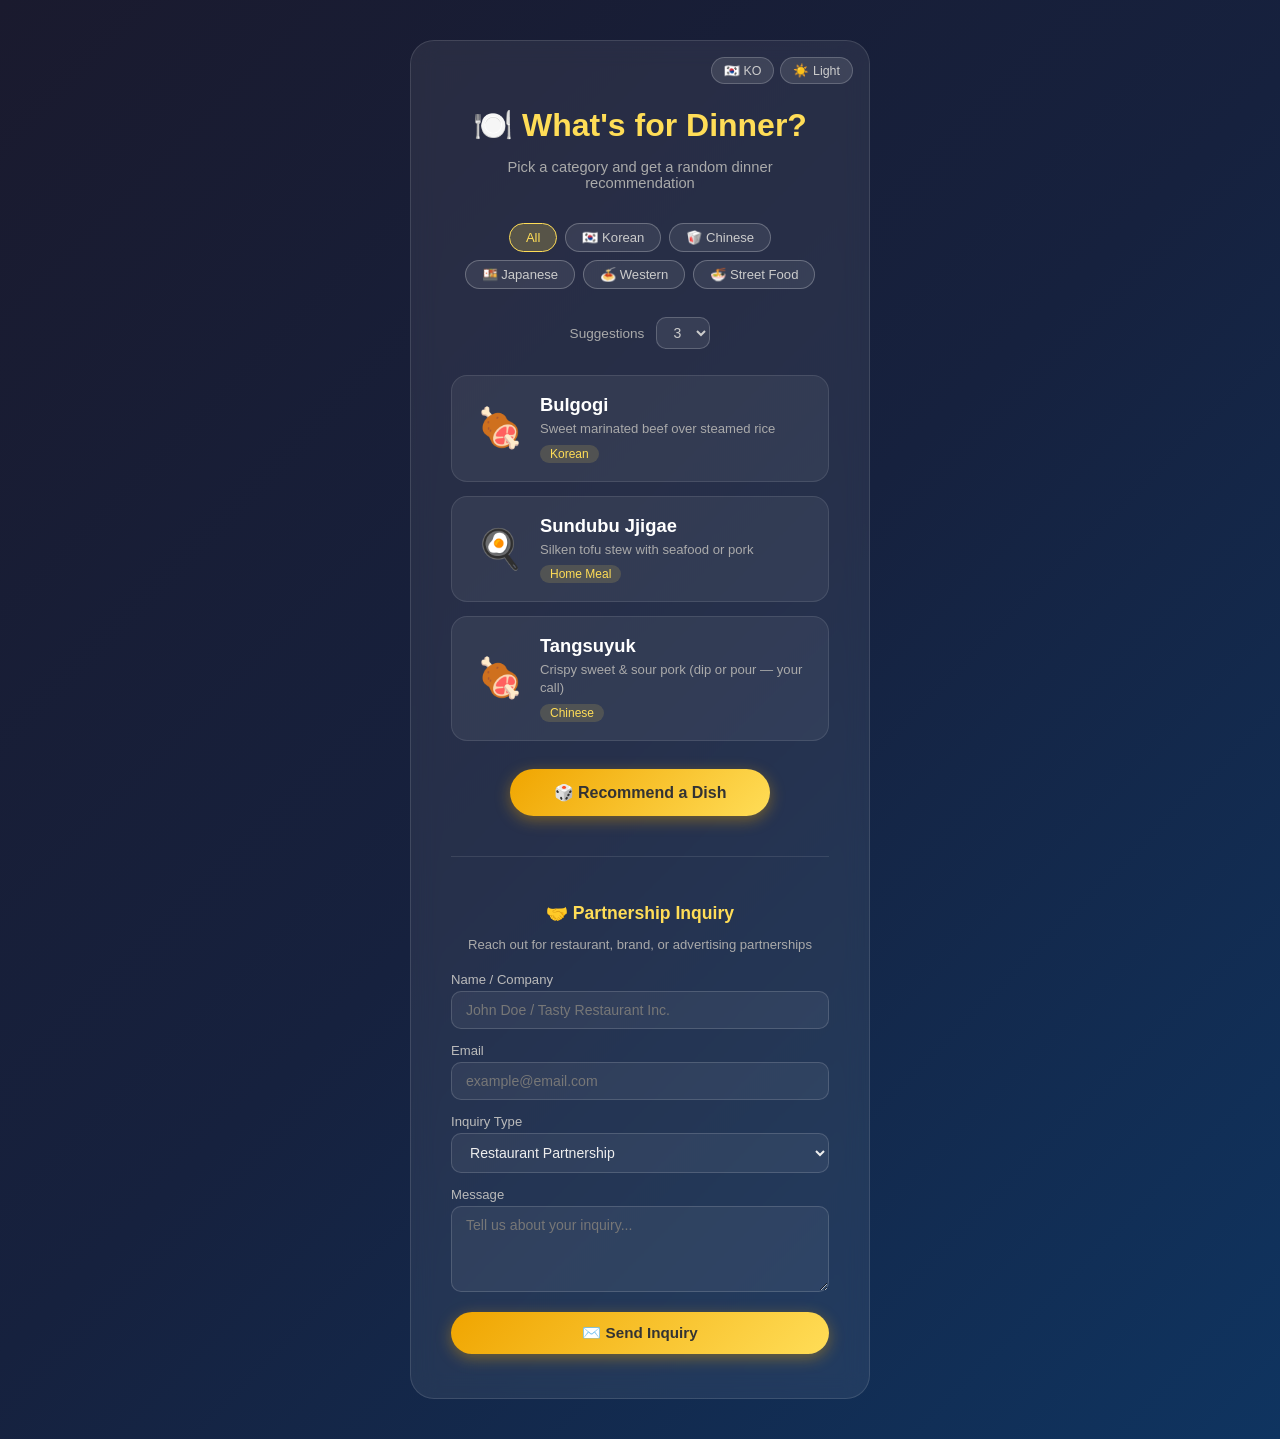
<file: en.html>
<!DOCTYPE html>
<html lang="en" data-theme="dark">
<head>
  <!-- Google tag (gtag.js) -->
  <script async src="https://www.googletagmanager.com/gtag/js?id=G-3GQKTE1S44"></script>
  <script>
    window.dataLayer = window.dataLayer || [];
    function gtag(){dataLayer.push(arguments);}
    gtag('js', new Date());

    gtag('config', 'G-3GQKTE1S44');
  </script>
  <meta charset="UTF-8">
  <meta name="viewport" content="width=device-width, initial-scale=1.0">
  <title>What's for Dinner Tonight?</title>
  <style>
    * { box-sizing: border-box; transition: background 0.3s, color 0.3s, border-color 0.3s; }

    [data-theme="dark"] {
      --bg: linear-gradient(135deg, #1a1a2e, #16213e, #0f3460);
      --container-bg: rgba(255,255,255,0.07);
      --container-border: rgba(255,255,255,0.12);
      --title-color: #ffdd57;
      --sub-color: #aaa;
      --cat-bg: rgba(255,255,255,0.08);
      --cat-border: rgba(255,255,255,0.25);
      --cat-color: #ccc;
      --cat-active-bg: rgba(255,221,87,0.22);
      --cat-active-border: #ffdd57;
      --cat-active-color: #ffdd57;
      --card-bg: rgba(255,255,255,0.06);
      --card-border: rgba(255,255,255,0.1);
      --menu-name: #fff;
      --menu-desc: #aaa;
      --tag-bg: rgba(255,221,87,0.15);
      --tag-color: #ffdd57;
      --select-bg: rgba(255,255,255,0.08);
      --select-border: rgba(255,255,255,0.2);
      --select-color: #ccc;
      --select-opt-bg: #1a1a2e;
      --label-color: #aaa;
      --toggle-bg: rgba(255,255,255,0.1);
      --toggle-color: #ccc;
      --toggle-border: rgba(255,255,255,0.2);
      --input-bg: rgba(255,255,255,0.06);
      --input-border: rgba(255,255,255,0.15);
      --input-color: #eee;
      --input-placeholder: #777;
      --form-title: #ffdd57;
      --form-label: #bbb;
      --divider: rgba(255,255,255,0.1);
    }

    [data-theme="light"] {
      --bg: linear-gradient(135deg, #f5f0e8, #fde9c9, #ffd580);
      --container-bg: rgba(255,255,255,0.75);
      --container-border: rgba(0,0,0,0.08);
      --title-color: #c47d00;
      --sub-color: #666;
      --cat-bg: rgba(0,0,0,0.05);
      --cat-border: rgba(0,0,0,0.15);
      --cat-color: #555;
      --cat-active-bg: rgba(196,125,0,0.15);
      --cat-active-border: #c47d00;
      --cat-active-color: #c47d00;
      --card-bg: rgba(255,255,255,0.85);
      --card-border: rgba(0,0,0,0.08);
      --menu-name: #222;
      --menu-desc: #666;
      --tag-bg: rgba(196,125,0,0.12);
      --tag-color: #b36a00;
      --select-bg: rgba(255,255,255,0.8);
      --select-border: rgba(0,0,0,0.2);
      --select-color: #444;
      --select-opt-bg: #fff;
      --label-color: #555;
      --toggle-bg: rgba(0,0,0,0.06);
      --toggle-color: #555;
      --toggle-border: rgba(0,0,0,0.15);
      --input-bg: rgba(255,255,255,0.85);
      --input-border: rgba(0,0,0,0.15);
      --input-color: #222;
      --input-placeholder: #aaa;
      --form-title: #c47d00;
      --form-label: #555;
      --divider: rgba(0,0,0,0.1);
    }

    body {
      font-family: 'Segoe UI', sans-serif;
      background: var(--bg);
      min-height: 100vh;
      display: flex;
      align-items: flex-start;
      justify-content: center;
      margin: 0;
      padding: 40px 0;
    }
    .container {
      background: var(--container-bg);
      border-radius: 24px;
      padding: 44px 40px;
      text-align: center;
      backdrop-filter: blur(12px);
      border: 1px solid var(--container-border);
      width: 460px;
      max-width: 95vw;
      position: relative;
    }

    /* Top-right controls */
    .top-controls {
      position: absolute;
      top: 16px;
      right: 16px;
      display: flex;
      gap: 6px;
    }
    .top-btn {
      background: var(--toggle-bg);
      border: 1px solid var(--toggle-border);
      color: var(--toggle-color);
      border-radius: 50px;
      padding: 5px 12px;
      font-size: 0.78rem;
      cursor: pointer;
      transition: opacity 0.2s;
      text-decoration: none;
      display: inline-flex;
      align-items: center;
    }
    .top-btn:hover { opacity: 0.75; }

    h1 { color: var(--title-color); font-size: 2rem; margin-bottom: 6px; }
    p.sub { color: var(--sub-color); margin-bottom: 32px; font-size: 0.92rem; }

    .category-filter {
      display: flex;
      gap: 8px;
      justify-content: center;
      flex-wrap: wrap;
      margin-bottom: 28px;
    }
    .cat-btn {
      padding: 6px 16px;
      border-radius: 50px;
      border: 1px solid var(--cat-border);
      background: var(--cat-bg);
      color: var(--cat-color);
      font-size: 0.82rem;
      cursor: pointer;
      margin-top: 0;
      box-shadow: none;
    }
    .cat-btn:hover, .cat-btn.active {
      background: var(--cat-active-bg);
      border-color: var(--cat-active-border);
      color: var(--cat-active-color);
      transform: none;
      box-shadow: none;
    }
    #result-area {
      min-height: 120px;
      display: flex;
      flex-direction: column;
      gap: 14px;
      align-items: center;
    }
    .menu-card {
      background: var(--card-bg);
      border: 1px solid var(--card-border);
      border-radius: 16px;
      padding: 18px 24px;
      width: 100%;
      display: flex;
      align-items: center;
      gap: 16px;
      text-align: left;
      animation: fadeIn 0.4s ease;
    }
    @keyframes fadeIn {
      from { opacity: 0; transform: translateY(10px); }
      to   { opacity: 1; transform: translateY(0); }
    }
    .menu-emoji { font-size: 2.4rem; flex-shrink: 0; }
    .menu-info  { flex: 1; }
    .menu-name  { color: var(--menu-name); font-size: 1.15rem; font-weight: bold; margin-bottom: 4px; }
    .menu-desc  { color: var(--menu-desc); font-size: 0.82rem; line-height: 1.4; }
    .menu-tag {
      display: inline-block;
      background: var(--tag-bg);
      color: var(--tag-color);
      border-radius: 50px;
      padding: 2px 10px;
      font-size: 0.75rem;
      margin-top: 6px;
    }
    select {
      background: var(--select-bg);
      border: 1px solid var(--select-border);
      color: var(--select-color);
      border-radius: 10px;
      padding: 6px 12px;
      font-size: 0.88rem;
      cursor: pointer;
      margin-bottom: 20px;
      outline: none;
    }
    select option { background: var(--select-opt-bg); }
    button#pickBtn {
      margin-top: 28px;
      padding: 14px 44px;
      background: linear-gradient(135deg, #f0a500, #ffdd57);
      color: #333;
      border: none;
      border-radius: 50px;
      font-size: 1rem;
      font-weight: bold;
      cursor: pointer;
      transition: transform 0.1s, box-shadow 0.2s;
      box-shadow: 0 4px 15px rgba(240,165,0,0.4);
    }
    button#pickBtn:hover { transform: scale(1.05); box-shadow: 0 6px 20px rgba(240,165,0,0.6); }
    button#pickBtn:active { transform: scale(0.97); }

    /* Partnership form */
    .form-section {
      margin-top: 40px;
      padding-top: 32px;
      border-top: 1px solid var(--divider);
      text-align: left;
    }
    .form-section h2 {
      color: var(--form-title);
      font-size: 1.1rem;
      margin-bottom: 6px;
      text-align: center;
    }
    .form-section p.form-sub {
      color: var(--sub-color);
      font-size: 0.82rem;
      text-align: center;
      margin-bottom: 20px;
    }
    .form-group {
      display: flex;
      flex-direction: column;
      gap: 4px;
      margin-bottom: 14px;
    }
    .form-group label { color: var(--form-label); font-size: 0.82rem; }
    .form-group input,
    .form-group textarea,
    .form-group select.form-select {
      background: var(--input-bg);
      border: 1px solid var(--input-border);
      color: var(--input-color);
      border-radius: 10px;
      padding: 10px 14px;
      font-size: 0.88rem;
      outline: none;
      width: 100%;
      font-family: inherit;
      resize: vertical;
    }
    .form-group input::placeholder,
    .form-group textarea::placeholder { color: var(--input-placeholder); }
    .form-group input:focus,
    .form-group textarea:focus { border-color: var(--cat-active-border); }
    .form-group select.form-select { cursor: pointer; margin-bottom: 0; }
    .form-group select.form-select option { background: var(--select-opt-bg); }
    button#submitBtn {
      width: 100%;
      margin-top: 6px;
      padding: 12px;
      background: linear-gradient(135deg, #f0a500, #ffdd57);
      color: #333;
      border: none;
      border-radius: 50px;
      font-size: 0.95rem;
      font-weight: bold;
      cursor: pointer;
      transition: transform 0.1s, box-shadow 0.2s;
      box-shadow: 0 4px 15px rgba(240,165,0,0.4);
    }
    button#submitBtn:hover { transform: scale(1.02); box-shadow: 0 6px 20px rgba(240,165,0,0.6); }
    button#submitBtn:active { transform: scale(0.98); }
    .form-success {
      display: none;
      text-align: center;
      color: #4caf7d;
      font-size: 0.95rem;
      padding: 14px;
      border-radius: 10px;
      background: rgba(76,175,80,0.1);
      border: 1px solid rgba(76,175,80,0.25);
      margin-top: 10px;
    }
  </style>
</head>
<body>
  <div class="container">

    <div class="top-controls">
      <a href="index.html" class="top-btn">🇰🇷 KO</a>
      <button class="top-btn" onclick="toggleTheme()" id="themeBtn">☀️ Light</button>
    </div>

    <h1>🍽️ What's for Dinner?</h1>
    <p class="sub">Pick a category and get a random dinner recommendation</p>

    <div class="category-filter">
      <button class="cat-btn active" onclick="setCategory(this,'all')">All</button>
      <button class="cat-btn" onclick="setCategory(this,'korean')">🇰🇷 Korean</button>
      <button class="cat-btn" onclick="setCategory(this,'chinese')">🥡 Chinese</button>
      <button class="cat-btn" onclick="setCategory(this,'japanese')">🍱 Japanese</button>
      <button class="cat-btn" onclick="setCategory(this,'western')">🍝 Western</button>
      <button class="cat-btn" onclick="setCategory(this,'snack')">🍜 Street Food</button>
    </div>

    <div style="margin-bottom:6px;">
      <label style="font-size:0.85rem;color:var(--label-color);">Suggestions &nbsp;</label>
      <select id="countSel">
        <option value="1">1</option>
        <option value="2">2</option>
        <option value="3" selected>3</option>
        <option value="5">5</option>
      </select>
    </div>

    <div id="result-area"></div>
    <button id="pickBtn" onclick="pick()">🎲 Recommend a Dish</button>

    <!-- Partnership inquiry form -->
    <div class="form-section">
      <h2>🤝 Partnership Inquiry</h2>
      <p class="form-sub">Reach out for restaurant, brand, or advertising partnerships</p>

      <form id="contactForm" action="https://formspree.io/f/maqldnjl" method="POST">
        <div class="form-group">
          <label for="fname">Name / Company</label>
          <input type="text" id="fname" name="name" placeholder="John Doe / Tasty Restaurant Inc." required>
        </div>
        <div class="form-group">
          <label for="femail">Email</label>
          <input type="email" id="femail" name="email" placeholder="example@email.com" required>
        </div>
        <div class="form-group">
          <label for="ftype">Inquiry Type</label>
          <select id="ftype" name="type" class="form-select">
            <option value="Restaurant Partnership">Restaurant Partnership</option>
            <option value="Brand Partnership">Brand Partnership</option>
            <option value="Advertising">Advertising</option>
            <option value="Other">Other</option>
          </select>
        </div>
        <div class="form-group">
          <label for="fmsg">Message</label>
          <textarea id="fmsg" name="message" rows="4" placeholder="Tell us about your inquiry..." required></textarea>
        </div>
        <button type="submit" id="submitBtn">✉️ Send Inquiry</button>
      </form>
      <div class="form-success" id="formSuccess">✅ Your message has been sent! We'll get back to you shortly.</div>
    </div>
  </div>

  <script>
    const MENUS = [
      { name:'Samgyeopsal',    cat:'korean',   emoji:'🥩', desc:'Grilled pork belly with lettuce wraps & doenjang stew',  tag:'Popular' },
      { name:'Kimchi Jjigae',  cat:'korean',   emoji:'🍲', desc:'Spicy kimchi stew with pork and tofu',                   tag:'Home Meal' },
      { name:'Doenjang Jjigae',cat:'korean',   emoji:'🥣', desc:'Savory fermented soybean paste stew with zucchini',      tag:'Home Meal' },
      { name:'Bulgogi',        cat:'korean',   emoji:'🍖', desc:'Sweet marinated beef over steamed rice',                  tag:'Korean' },
      { name:'Bibimbap',       cat:'korean',   emoji:'🥗', desc:'Colorful veggie rice bowl with gochujang sauce',          tag:'Healthy' },
      { name:'Sundubu Jjigae', cat:'korean',   emoji:'🍳', desc:'Silken tofu stew with seafood or pork',                  tag:'Home Meal' },
      { name:'Galbi-tang',     cat:'korean',   emoji:'🍜', desc:'Rich short rib bone broth soup',                         tag:'Nourishing' },
      { name:'Jeyuk Bokkeum',  cat:'korean',   emoji:'🥘', desc:'Spicy stir-fried pork with rice',                        tag:'Home Meal' },
      { name:'Dak Bokkeum-tang',cat:'korean',  emoji:'🍗', desc:'Braised spicy chicken with vegetables',                  tag:'Korean' },
      { name:'Jajangmyeon',    cat:'chinese',  emoji:'🍝', desc:'Noodles in savory black bean sauce with egg',             tag:'Chinese' },
      { name:'Jjamppong',      cat:'chinese',  emoji:'🦐', desc:'Spicy seafood noodle soup',                              tag:'Chinese' },
      { name:'Tangsuyuk',      cat:'chinese',  emoji:'🍖', desc:'Crispy sweet & sour pork (dip or pour — your call)',      tag:'Chinese' },
      { name:'Mapo Tofu',      cat:'chinese',  emoji:'🌶️', desc:'Spicy Sichuan-style tofu over rice',                    tag:'Chinese' },
      { name:'Fried Rice',     cat:'chinese',  emoji:'🍚', desc:'Chinese-style fried rice with egg, scallion & shrimp',   tag:'Quick' },
      { name:'Sushi',          cat:'japanese', emoji:'🍣', desc:'Fresh nigiri sushi set',                                  tag:'Japanese' },
      { name:'Ramen',          cat:'japanese', emoji:'🍜', desc:'Rich tonkotsu or shoyu ramen',                           tag:'Japanese' },
      { name:'Tonkatsu',       cat:'japanese', emoji:'🍱', desc:'Crispy pork cutlet with curry or sauce',                  tag:'Japanese' },
      { name:'Udon',           cat:'japanese', emoji:'🍜', desc:'Chewy thick noodles in warm dashi broth',                tag:'Japanese' },
      { name:'Gyudon',         cat:'japanese', emoji:'🥩', desc:'Tender beef & onion rice bowl',                          tag:'Japanese' },
      { name:'Pasta',          cat:'western',  emoji:'🍝', desc:'Aglio e olio or creamy fettuccine',                      tag:'Western' },
      { name:'Pizza',          cat:'western',  emoji:'🍕', desc:'Wood-fired or pan pizza, your choice',                   tag:'Western' },
      { name:'Steak',          cat:'western',  emoji:'🥩', desc:'Medium-rare sirloin steak',                              tag:'Special' },
      { name:'Burger',         cat:'western',  emoji:'🍔', desc:'Smash-patty burger with fries',                          tag:'Western' },
      { name:'Risotto',        cat:'western',  emoji:'🍚', desc:'Creamy mushroom risotto',                                tag:'Western' },
      { name:'Tteokbokki',     cat:'snack',    emoji:'🌶️', desc:'Spicy rice cakes with fish cake & fried snacks',        tag:'Street Food' },
      { name:'Rabokki',        cat:'snack',    emoji:'🍜', desc:'Ramen noodles in spicy tteokbokki sauce',                tag:'Street Food' },
      { name:'Gimbap',         cat:'snack',    emoji:'🍙', desc:'Korean rice rolls (tuna or cheese) + fish cake soup',    tag:'Street Food' },
      { name:'Jjolmyeon',      cat:'snack',    emoji:'🥗', desc:'Chewy noodles in sweet & spicy sauce with soft egg',     tag:'Street Food' },
      { name:'Sundae Gukbap',  cat:'snack',    emoji:'🍲', desc:'Blood sausage rice soup with thin noodles',              tag:'Street Food' },
    ];

    let currentCat = 'all';

    function toggleTheme() {
      const html = document.documentElement;
      const isDark = html.getAttribute('data-theme') === 'dark';
      html.setAttribute('data-theme', isDark ? 'light' : 'dark');
      document.getElementById('themeBtn').textContent = isDark ? '🌙 Dark' : '☀️ Light';
    }

    function setCategory(el, cat) {
      currentCat = cat;
      document.querySelectorAll('.cat-btn').forEach(b => b.classList.remove('active'));
      el.classList.add('active');
    }

    function pick() {
      const pool = currentCat === 'all' ? MENUS : MENUS.filter(m => m.cat === currentCat);
      const count = Math.min(parseInt(document.getElementById('countSel').value), pool.length);
      const picked = [...pool].sort(() => Math.random() - 0.5).slice(0, count);
      const area = document.getElementById('result-area');
      area.innerHTML = '';
      picked.forEach((m, i) => {
        setTimeout(() => {
          area.innerHTML += `
            <div class="menu-card">
              <div class="menu-emoji">${m.emoji}</div>
              <div class="menu-info">
                <div class="menu-name">${m.name}</div>
                <div class="menu-desc">${m.desc}</div>
                <span class="menu-tag">${m.tag}</span>
              </div>
            </div>`;
        }, i * 120);
      });
    }

    pick();

    document.getElementById('contactForm').addEventListener('submit', async function(e) {
      e.preventDefault();
      const btn = document.getElementById('submitBtn');
      btn.textContent = 'Sending...';
      btn.disabled = true;
      try {
        const res = await fetch(this.action, {
          method: 'POST',
          body: new FormData(this),
          headers: { 'Accept': 'application/json' }
        });
        if (res.ok) {
          this.style.display = 'none';
          document.getElementById('formSuccess').style.display = 'block';
        } else {
          btn.textContent = '✉️ Send Inquiry';
          btn.disabled = false;
          alert('Failed to send. Please try again.');
        }
      } catch {
        btn.textContent = '✉️ Send Inquiry';
        btn.disabled = false;
        alert('Network error. Please check your connection.');
      }
    });
  </script>
</body>
</html>
</file>
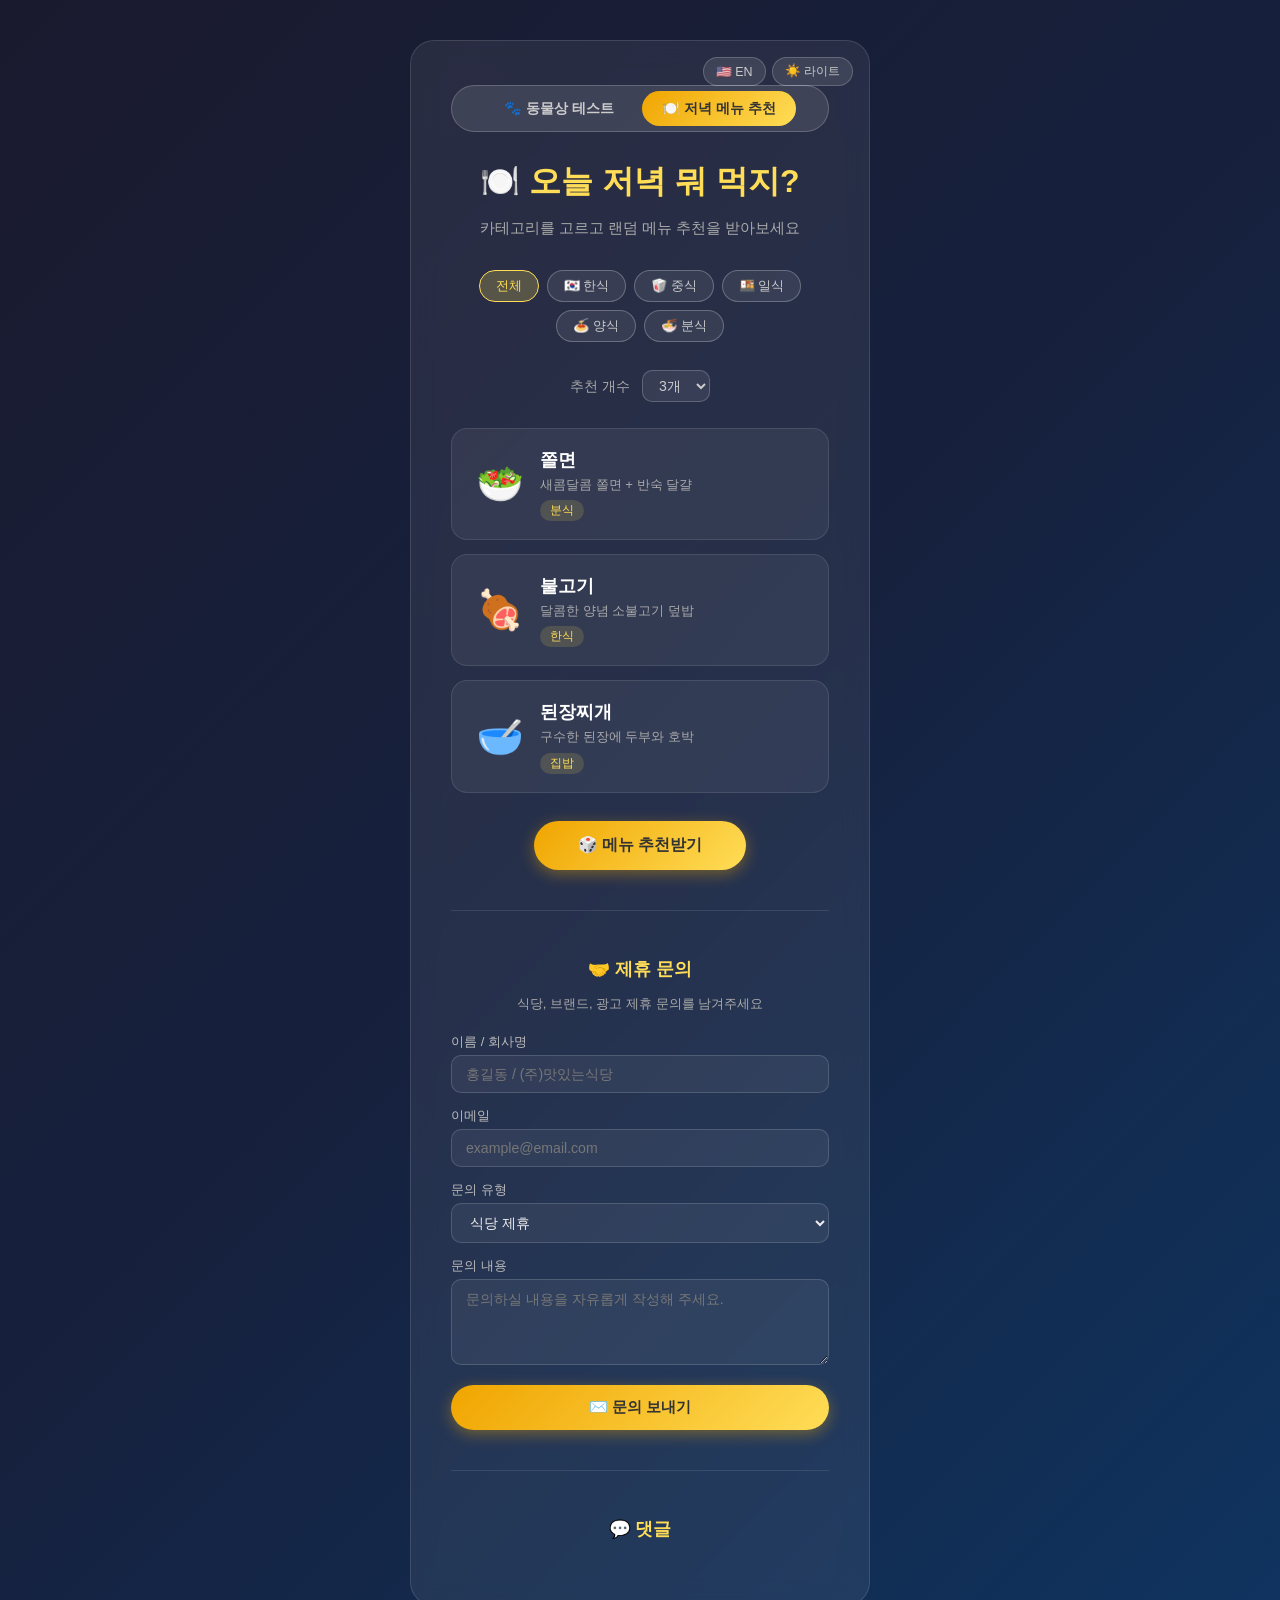
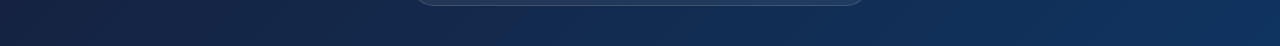
<file: food-recommend.html>
<!DOCTYPE html>
<html lang="ko" data-theme="dark">
<head>
  <!-- Google tag (gtag.js) -->
  <script async src="https://www.googletagmanager.com/gtag/js?id=G-3GQKTE1S44"></script>
  <script>
    window.dataLayer = window.dataLayer || [];
    function gtag(){dataLayer.push(arguments);}
    gtag('js', new Date());

    gtag('config', 'G-3GQKTE1S44');
  </script>
  <meta charset="UTF-8">
  <meta name="viewport" content="width=device-width, initial-scale=1.0">
  <title>오늘 저녁 뭐 먹지?</title>
  <style>
    * { box-sizing: border-box; transition: background 0.3s, color 0.3s, border-color 0.3s; }

    /* ── 다크 모드 (기본) ── */
    [data-theme="dark"] {
      --bg: linear-gradient(135deg, #1a1a2e, #16213e, #0f3460);
      --container-bg: rgba(255,255,255,0.07);
      --container-border: rgba(255,255,255,0.12);
      --title-color: #ffdd57;
      --sub-color: #aaa;
      --cat-bg: rgba(255,255,255,0.08);
      --cat-border: rgba(255,255,255,0.25);
      --cat-color: #ccc;
      --cat-active-bg: rgba(255,221,87,0.22);
      --cat-active-border: #ffdd57;
      --cat-active-color: #ffdd57;
      --card-bg: rgba(255,255,255,0.06);
      --card-border: rgba(255,255,255,0.1);
      --menu-name: #fff;
      --menu-desc: #aaa;
      --tag-bg: rgba(255,221,87,0.15);
      --tag-color: #ffdd57;
      --select-bg: rgba(255,255,255,0.08);
      --select-border: rgba(255,255,255,0.2);
      --select-color: #ccc;
      --select-opt-bg: #1a1a2e;
      --label-color: #aaa;
      --toggle-bg: rgba(255,255,255,0.1);
      --toggle-color: #ccc;
      --toggle-border: rgba(255,255,255,0.2);
      --input-bg: rgba(255,255,255,0.06);
      --input-border: rgba(255,255,255,0.15);
      --input-color: #eee;
      --input-placeholder: #777;
      --form-title: #ffdd57;
      --form-label: #bbb;
      --divider: rgba(255,255,255,0.1);
    }

    /* ── 라이트 모드 ── */
    [data-theme="light"] {
      --bg: linear-gradient(135deg, #f5f0e8, #fde9c9, #ffd580);
      --container-bg: rgba(255,255,255,0.75);
      --container-border: rgba(0,0,0,0.08);
      --title-color: #c47d00;
      --sub-color: #666;
      --cat-bg: rgba(0,0,0,0.05);
      --cat-border: rgba(0,0,0,0.15);
      --cat-color: #555;
      --cat-active-bg: rgba(196,125,0,0.15);
      --cat-active-border: #c47d00;
      --cat-active-color: #c47d00;
      --card-bg: rgba(255,255,255,0.85);
      --card-border: rgba(0,0,0,0.08);
      --menu-name: #222;
      --menu-desc: #666;
      --tag-bg: rgba(196,125,0,0.12);
      --tag-color: #b36a00;
      --select-bg: rgba(255,255,255,0.8);
      --select-border: rgba(0,0,0,0.2);
      --select-color: #444;
      --select-opt-bg: #fff;
      --label-color: #555;
      --toggle-bg: rgba(0,0,0,0.06);
      --toggle-color: #555;
      --toggle-border: rgba(0,0,0,0.15);
      --input-bg: rgba(255,255,255,0.85);
      --input-border: rgba(0,0,0,0.15);
      --input-color: #222;
      --input-placeholder: #aaa;
      --form-title: #c47d00;
      --form-label: #555;
      --divider: rgba(0,0,0,0.1);
    }

    body {
      font-family: 'Segoe UI', sans-serif;
      background: var(--bg);
      min-height: 100vh;
      display: flex;
      align-items: flex-start;
      justify-content: center;
      margin: 0;
      padding: 40px 0;
    }
    .container {
      background: var(--container-bg);
      border-radius: 24px;
      padding: 44px 40px;
      text-align: center;
      backdrop-filter: blur(12px);
      border: 1px solid var(--container-border);
      width: 460px;
      max-width: 95vw;
      position: relative;
    }

    /* ── 상단 우측 버튼 그룹 ── */
    .top-controls {
      position: absolute;
      top: 16px;
      right: 16px;
      display: flex;
      gap: 6px;
    }
    .top-btn {
      background: var(--toggle-bg);
      border: 1px solid var(--toggle-border);
      color: var(--toggle-color);
      border-radius: 50px;
      padding: 5px 12px;
      font-size: 0.78rem;
      cursor: pointer;
      transition: opacity 0.2s;
      text-decoration: none;
      display: inline-flex;
      align-items: center;
    }
    .top-btn:hover { opacity: 0.75; }

    h1 {
      color: var(--title-color);
      font-size: 2rem;
      margin-bottom: 6px;
    }
    p.sub {
      color: var(--sub-color);
      margin-bottom: 32px;
      font-size: 0.92rem;
    }
    .category-filter {
      display: flex;
      gap: 8px;
      justify-content: center;
      flex-wrap: wrap;
      margin-bottom: 28px;
    }
    .cat-btn {
      padding: 6px 16px;
      border-radius: 50px;
      border: 1px solid var(--cat-border);
      background: var(--cat-bg);
      color: var(--cat-color);
      font-size: 0.82rem;
      cursor: pointer;
      margin-top: 0;
      box-shadow: none;
    }
    .cat-btn:hover, .cat-btn.active {
      background: var(--cat-active-bg);
      border-color: var(--cat-active-border);
      color: var(--cat-active-color);
      transform: none;
      box-shadow: none;
    }
    #result-area {
      min-height: 120px;
      display: flex;
      flex-direction: column;
      gap: 14px;
      align-items: center;
    }
    .menu-card {
      background: var(--card-bg);
      border: 1px solid var(--card-border);
      border-radius: 16px;
      padding: 18px 24px;
      width: 100%;
      display: flex;
      align-items: center;
      gap: 16px;
      text-align: left;
      animation: fadeIn 0.4s ease;
    }
    @keyframes fadeIn {
      from { opacity: 0; transform: translateY(10px); }
      to   { opacity: 1; transform: translateY(0); }
    }
    .menu-emoji { font-size: 2.4rem; flex-shrink: 0; }
    .menu-info  { flex: 1; }
    .menu-name  { color: var(--menu-name); font-size: 1.15rem; font-weight: bold; margin-bottom: 4px; }
    .menu-desc  { color: var(--menu-desc); font-size: 0.82rem; line-height: 1.4; }
    .menu-tag {
      display: inline-block;
      background: var(--tag-bg);
      color: var(--tag-color);
      border-radius: 50px;
      padding: 2px 10px;
      font-size: 0.75rem;
      margin-top: 6px;
    }
    select {
      background: var(--select-bg);
      border: 1px solid var(--select-border);
      color: var(--select-color);
      border-radius: 10px;
      padding: 6px 12px;
      font-size: 0.88rem;
      cursor: pointer;
      margin-bottom: 20px;
      outline: none;
    }
    select option { background: var(--select-opt-bg); }
    button#pickBtn {
      margin-top: 28px;
      padding: 14px 44px;
      background: linear-gradient(135deg, #f0a500, #ffdd57);
      color: #333;
      border: none;
      border-radius: 50px;
      font-size: 1rem;
      font-weight: bold;
      cursor: pointer;
      transition: transform 0.1s, box-shadow 0.2s;
      box-shadow: 0 4px 15px rgba(240,165,0,0.4);
    }
    button#pickBtn:hover { transform: scale(1.05); box-shadow: 0 6px 20px rgba(240,165,0,0.6); }
    button#pickBtn:active { transform: scale(0.97); }

    /* ── 제휴 문의 폼 ── */
    .form-section {
      margin-top: 40px;
      padding-top: 32px;
      border-top: 1px solid var(--divider);
      text-align: left;
    }
    .form-section h2 {
      color: var(--form-title);
      font-size: 1.1rem;
      margin-bottom: 6px;
      text-align: center;
    }
    .form-section p.form-sub {
      color: var(--sub-color);
      font-size: 0.82rem;
      text-align: center;
      margin-bottom: 20px;
    }
    .form-group {
      display: flex;
      flex-direction: column;
      gap: 4px;
      margin-bottom: 14px;
    }
    .form-group label {
      color: var(--form-label);
      font-size: 0.82rem;
    }
    .form-group input,
    .form-group textarea,
    .form-group select.form-select {
      background: var(--input-bg);
      border: 1px solid var(--input-border);
      color: var(--input-color);
      border-radius: 10px;
      padding: 10px 14px;
      font-size: 0.88rem;
      outline: none;
      width: 100%;
      font-family: inherit;
      resize: vertical;
    }
    .form-group input::placeholder,
    .form-group textarea::placeholder { color: var(--input-placeholder); }
    .form-group input:focus,
    .form-group textarea:focus { border-color: var(--cat-active-border); }
    .form-group select.form-select { cursor: pointer; margin-bottom: 0; }
    .form-group select.form-select option { background: var(--select-opt-bg); }
    button#submitBtn {
      width: 100%;
      margin-top: 6px;
      padding: 12px;
      background: linear-gradient(135deg, #f0a500, #ffdd57);
      color: #333;
      border: none;
      border-radius: 50px;
      font-size: 0.95rem;
      font-weight: bold;
      cursor: pointer;
      transition: transform 0.1s, box-shadow 0.2s;
      box-shadow: 0 4px 15px rgba(240,165,0,0.4);
    }
    button#submitBtn:hover { transform: scale(1.02); box-shadow: 0 6px 20px rgba(240,165,0,0.6); }
    button#submitBtn:active { transform: scale(0.98); }
    .form-success {
      display: none;
      text-align: center;
      color: #4caf7d;
      font-size: 0.95rem;
      padding: 14px;
      border-radius: 10px;
      background: rgba(76,175,80,0.1);
      border: 1px solid rgba(76,175,80,0.25);
      margin-top: 10px;
    }

    /* ── 댓글 섹션 ── */
    .comments-section {
      margin-top: 40px;
      padding-top: 32px;
      border-top: 1px solid var(--divider);
    }
    .comments-section h2 {
      color: var(--form-title);
      font-size: 1.1rem;
      margin-bottom: 20px;
      text-align: center;
    }
    #disqus_thread a { color: var(--title-color); }

    /* ── 페이지 네비게이션 탭 ── */
    .page-nav {
      display: flex;
      gap: 8px;
      justify-content: center;
      margin-bottom: 28px;
      background: var(--toggle-bg);
      border: 1px solid var(--toggle-border);
      border-radius: 50px;
      padding: 5px;
    }
    .page-nav a {
      text-decoration: none;
      padding: 8px 20px;
      border-radius: 50px;
      font-size: 0.88rem;
      font-weight: 600;
      color: var(--toggle-color);
      transition: background 0.2s, color 0.2s;
    }
    .page-nav a.active {
      background: linear-gradient(135deg, #f0a500, #ffdd57);
      color: #333;
    }
    .page-nav a:not(.active):hover { opacity: 0.75; }
  </style>
</head>
<body>
  <div class="container">
    <div class="top-controls">
      <a href="en.html" class="top-btn">🇺🇸 EN</a>
      <button class="top-btn" onclick="toggleTheme()" id="themeBtn">☀️ 라이트</button>
    </div>

    <nav class="page-nav">
      <a href="index.html">🐾 동물상 테스트</a>
      <a href="food-recommend.html" class="active">🍽️ 저녁 메뉴 추천</a>
    </nav>

    <h1>🍽️ 오늘 저녁 뭐 먹지?</h1>
    <p class="sub">카테고리를 고르고 랜덤 메뉴 추천을 받아보세요</p>

    <div class="category-filter">
      <button class="cat-btn active" onclick="setCategory(this,'all')">전체</button>
      <button class="cat-btn" onclick="setCategory(this,'korean')">🇰🇷 한식</button>
      <button class="cat-btn" onclick="setCategory(this,'chinese')">🥡 중식</button>
      <button class="cat-btn" onclick="setCategory(this,'japanese')">🍱 일식</button>
      <button class="cat-btn" onclick="setCategory(this,'western')">🍝 양식</button>
      <button class="cat-btn" onclick="setCategory(this,'snack')">🍜 분식</button>
    </div>

    <div style="margin-bottom:6px;">
      <label id="countLabel" style="font-size:0.85rem;color:var(--label-color);">추천 개수 &nbsp;</label>
      <select id="countSel">
        <option value="1">1개</option>
        <option value="2">2개</option>
        <option value="3" selected>3개</option>
        <option value="5">5개</option>
      </select>
    </div>

    <div id="result-area"></div>
    <button id="pickBtn" onclick="pick()">🎲 메뉴 추천받기</button>

    <!-- 제휴 문의 폼 -->
    <div class="form-section">
      <h2>🤝 제휴 문의</h2>
      <p class="form-sub">식당, 브랜드, 광고 제휴 문의를 남겨주세요</p>

      <form id="contactForm" action="https://formspree.io/f/maqldnjl" method="POST">
        <div class="form-group">
          <label for="fname">이름 / 회사명</label>
          <input type="text" id="fname" name="name" placeholder="홍길동 / (주)맛있는식당" required>
        </div>
        <div class="form-group">
          <label for="femail">이메일</label>
          <input type="email" id="femail" name="email" placeholder="example@email.com" required>
        </div>
        <div class="form-group">
          <label for="ftype">문의 유형</label>
          <select id="ftype" name="type" class="form-select">
            <option value="식당 제휴">식당 제휴</option>
            <option value="브랜드 제휴">브랜드 제휴</option>
            <option value="광고 문의">광고 문의</option>
            <option value="기타">기타</option>
          </select>
        </div>
        <div class="form-group">
          <label for="fmsg">문의 내용</label>
          <textarea id="fmsg" name="message" rows="4" placeholder="문의하실 내용을 자유롭게 작성해 주세요." required></textarea>
        </div>
        <button type="submit" id="submitBtn">✉️ 문의 보내기</button>
      </form>
      <div class="form-success" id="formSuccess">✅ 문의가 성공적으로 전송되었습니다. 빠르게 연락드리겠습니다!</div>
    </div>

    <!-- 댓글 섹션 -->
    <div class="comments-section">
      <h2>💬 댓글</h2>
      <div id="disqus_thread"></div>
      <script>
        (function() {
          var d = document, s = d.createElement('script');
          s.src = 'https://product-3-pages-dev.disqus.com/embed.js';
          s.setAttribute('data-timestamp', +new Date());
          (d.head || d.body).appendChild(s);
        })();
      </script>
      <noscript>댓글을 보려면 JavaScript를 활성화해 주세요. <a href="https://disqus.com/?ref_noscript">Disqus로 제공되는 댓글</a></noscript>
    </div>
  </div>

  <script>
    const MENUS = [
      { name:'삼겹살',   cat:'korean',   emoji:'🥩', desc:'두툼한 삼겹살에 쌈 채소와 된장찌개',        tag:'인기' },
      { name:'김치찌개', cat:'korean',   emoji:'🍲', desc:'칼칼하고 깊은 맛의 돼지 김치찌개',          tag:'집밥' },
      { name:'된장찌개', cat:'korean',   emoji:'🥣', desc:'구수한 된장에 두부와 호박',                  tag:'집밥' },
      { name:'불고기',   cat:'korean',   emoji:'🍖', desc:'달콤한 양념 소불고기 덮밥',                  tag:'한식' },
      { name:'비빔밥',   cat:'korean',   emoji:'🥗', desc:'형형색색 나물과 고추장 비빔밥',              tag:'건강식' },
      { name:'순두부찌개',cat:'korean',  emoji:'🍳', desc:'보들보들 순두부에 해물 또는 돼지고기',       tag:'집밥' },
      { name:'갈비탕',   cat:'korean',   emoji:'🍜', desc:'진하게 우린 소갈비탕',                      tag:'보양식' },
      { name:'제육볶음', cat:'korean',   emoji:'🥘', desc:'매콤달콤 돼지고기 제육볶음 + 공기밥',        tag:'집밥' },
      { name:'닭볶음탕', cat:'korean',   emoji:'🍗', desc:'칼칼한 양념의 닭볶음탕',                    tag:'한식' },
      { name:'짜장면',   cat:'chinese',  emoji:'🍝', desc:'고소한 춘장 짜장에 달걀 후라이',             tag:'중식' },
      { name:'짬뽕',     cat:'chinese',  emoji:'🦐', desc:'해물이 가득한 칼칼한 짬뽕',                 tag:'중식' },
      { name:'탕수육',   cat:'chinese',  emoji:'🍖', desc:'바삭한 탕수육 (부먹 or 찍먹 선택)',          tag:'중식' },
      { name:'마파두부', cat:'chinese',  emoji:'🌶️', desc:'매콤한 사천식 마파두부 덮밥',               tag:'중식' },
      { name:'볶음밥',   cat:'chinese',  emoji:'🍚', desc:'파, 달걀, 새우가 들어간 중국식 볶음밥',      tag:'간단' },
      { name:'초밥',     cat:'japanese', emoji:'🍣', desc:'신선한 생선을 얹은 쥐어짠 초밥 세트',        tag:'일식' },
      { name:'라멘',     cat:'japanese', emoji:'🍜', desc:'진한 돈코츠 or 쇼유 라멘',                  tag:'일식' },
      { name:'돈가스',   cat:'japanese', emoji:'🍱', desc:'바삭한 돈가스 + 카레 or 소스',               tag:'일식' },
      { name:'우동',     cat:'japanese', emoji:'🍜', desc:'쫄깃한 면발의 따뜻한 우동',                 tag:'일식' },
      { name:'규동',     cat:'japanese', emoji:'🥩', desc:'달콤한 소고기 양파 규동 덮밥',               tag:'일식' },
      { name:'파스타',   cat:'western',  emoji:'🍝', desc:'알리오올리오 or 크림 페투치네',              tag:'양식' },
      { name:'피자',     cat:'western',  emoji:'🍕', desc:'화덕 or 도우 피자 한 판',                   tag:'양식' },
      { name:'스테이크', cat:'western',  emoji:'🥩', desc:'미디엄 레어 채끝 스테이크',                 tag:'특식' },
      { name:'햄버거',   cat:'western',  emoji:'🍔', desc:'수제 패티 버거 + 감자튀김',                 tag:'양식' },
      { name:'리조또',   cat:'western',  emoji:'🍚', desc:'버섯 크림 리조또',                          tag:'양식' },
      { name:'떡볶이',   cat:'snack',    emoji:'🌶️', desc:'쫀득한 떡볶이 + 튀김 + 순대',              tag:'분식' },
      { name:'라볶이',   cat:'snack',    emoji:'🍜', desc:'라면과 떡볶이의 황금 조합',                 tag:'분식' },
      { name:'김밥',     cat:'snack',    emoji:'🍙', desc:'참치 or 치즈 김밥 + 어묵국',                tag:'분식' },
      { name:'쫄면',     cat:'snack',    emoji:'🥗', desc:'새콤달콤 쫄면 + 반숙 달걀',                 tag:'분식' },
      { name:'순대국밥', cat:'snack',    emoji:'🍲', desc:'구수한 순대국밥에 소면 추가',               tag:'분식' },
    ];

    let currentCat = 'all';

    function toggleTheme() {
      const html = document.documentElement;
      const isDark = html.getAttribute('data-theme') === 'dark';
      html.setAttribute('data-theme', isDark ? 'light' : 'dark');
      document.getElementById('themeBtn').textContent = isDark ? '🌙 다크' : '☀️ 라이트';
    }

    function setCategory(el, cat) {
      currentCat = cat;
      document.querySelectorAll('.cat-btn').forEach(b => b.classList.remove('active'));
      el.classList.add('active');
    }

    function pick() {
      const pool = currentCat === 'all' ? MENUS : MENUS.filter(m => m.cat === currentCat);
      const count = Math.min(parseInt(document.getElementById('countSel').value), pool.length);
      const picked = [...pool].sort(() => Math.random() - 0.5).slice(0, count);
      const area = document.getElementById('result-area');
      area.innerHTML = '';
      picked.forEach((m, i) => {
        setTimeout(() => {
          area.innerHTML += `
            <div class="menu-card">
              <div class="menu-emoji">${m.emoji}</div>
              <div class="menu-info">
                <div class="menu-name">${m.name}</div>
                <div class="menu-desc">${m.desc}</div>
                <span class="menu-tag">${m.tag}</span>
              </div>
            </div>`;
        }, i * 120);
      });
    }

    pick();

    // 제휴 문의 폼 AJAX 전송
    document.getElementById('contactForm').addEventListener('submit', async function(e) {
      e.preventDefault();
      const btn = document.getElementById('submitBtn');
      btn.textContent = '전송 중...';
      btn.disabled = true;
      try {
        const res = await fetch(this.action, {
          method: 'POST',
          body: new FormData(this),
          headers: { 'Accept': 'application/json' }
        });
        if (res.ok) {
          this.style.display = 'none';
          document.getElementById('formSuccess').style.display = 'block';
        } else {
          btn.textContent = '✉️ 문의 보내기';
          btn.disabled = false;
          alert('전송에 실패했습니다. 다시 시도해 주세요.');
        }
      } catch {
        btn.textContent = '✉️ 문의 보내기';
        btn.disabled = false;
        alert('네트워크 오류가 발생했습니다.');
      }
    });
  </script>
</body>
</html>
</file>
